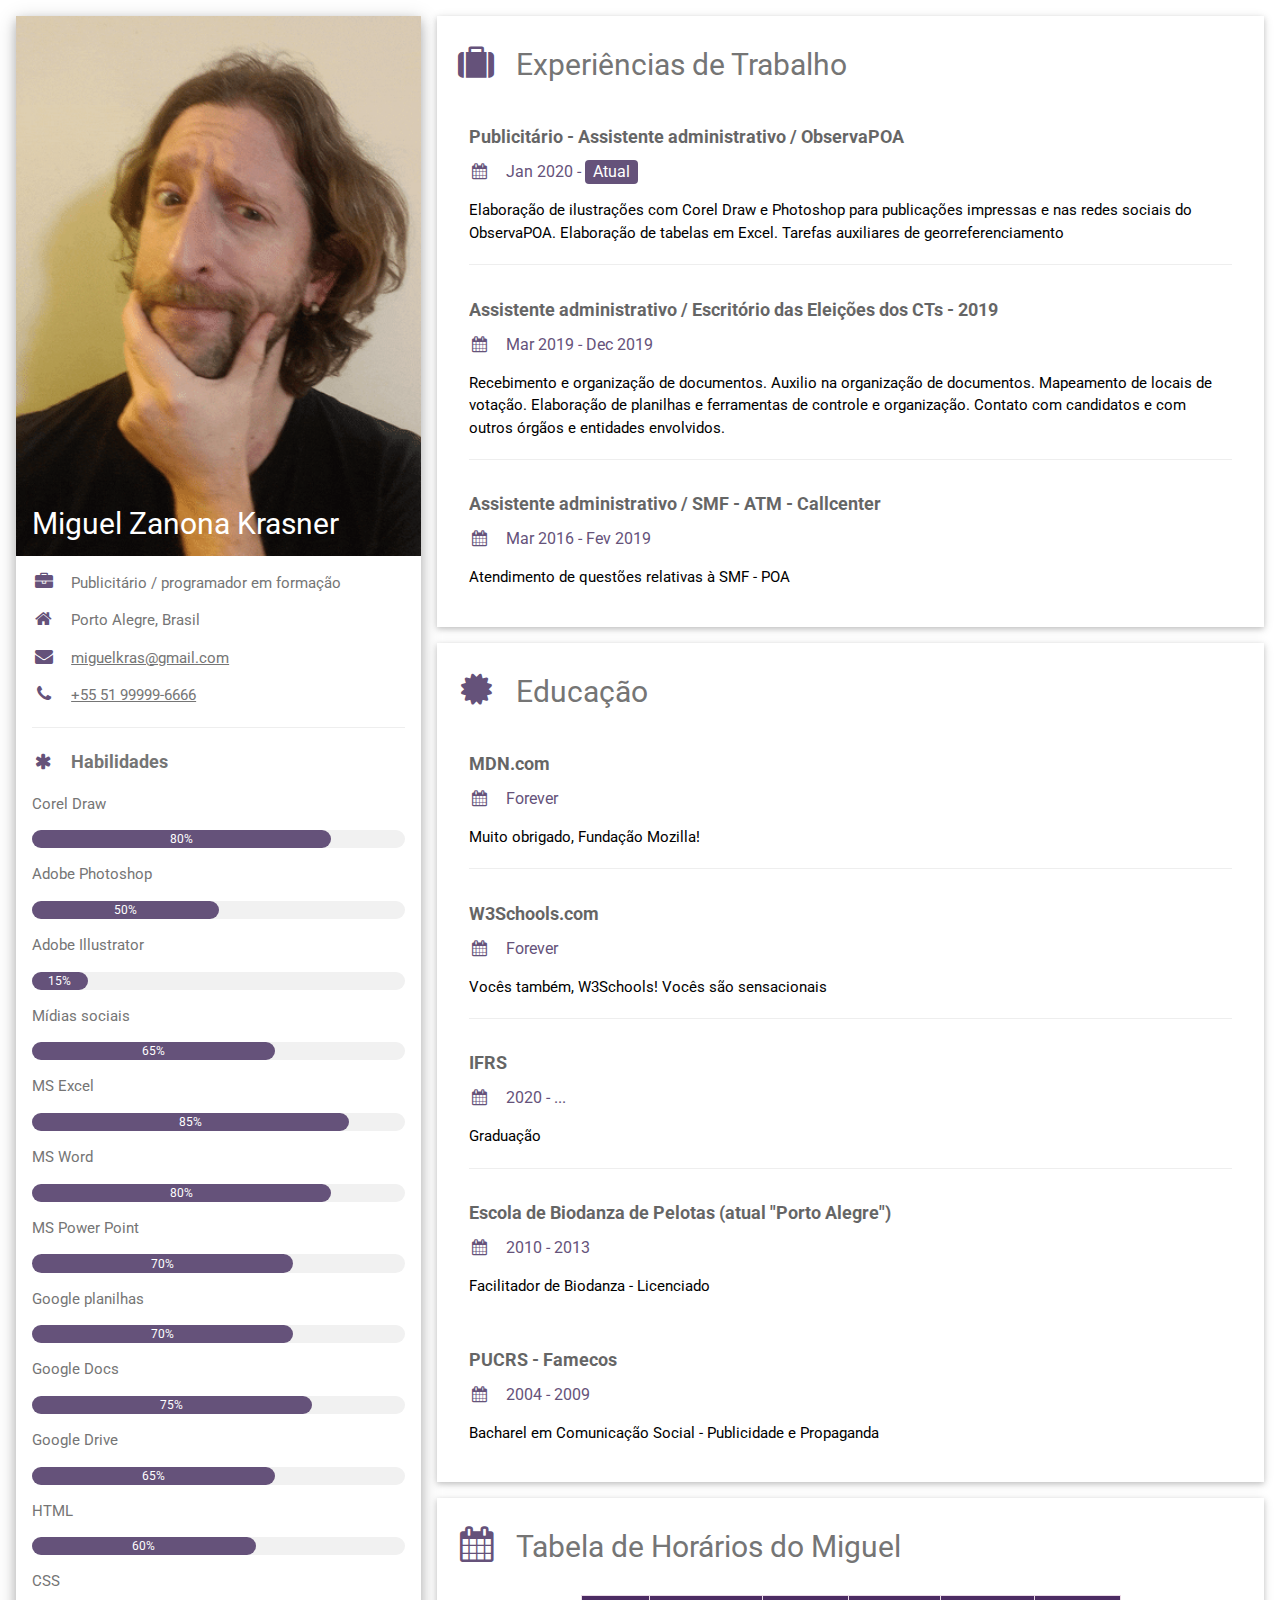
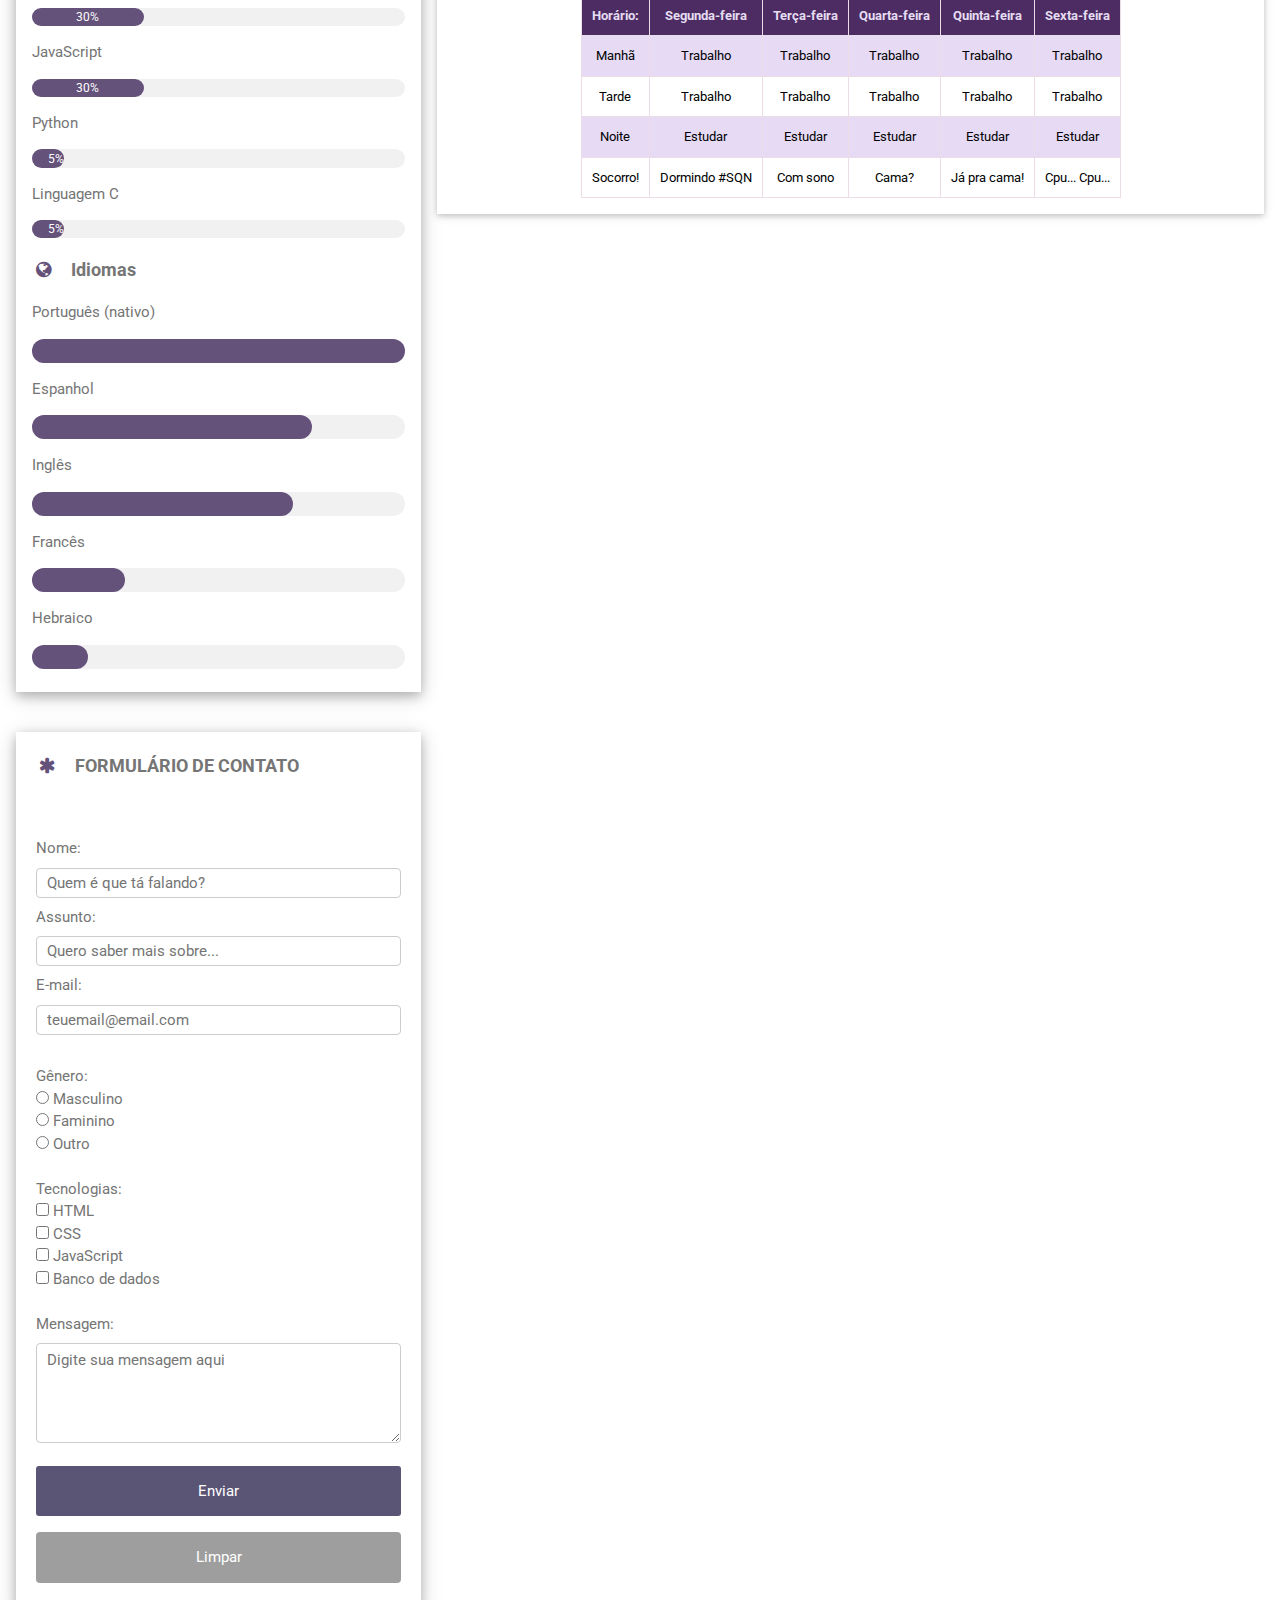
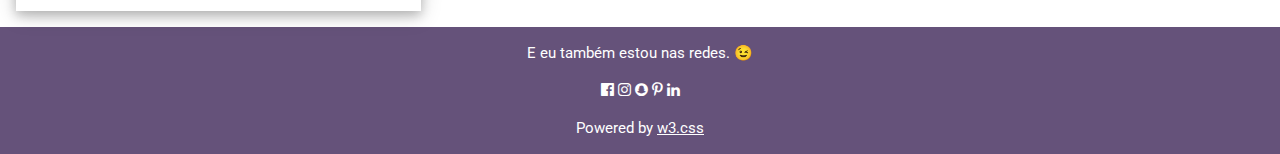
<file: index.html>
<!DOCTYPE html>
<html lang="pt-br">
<title>Dale, MiguÉÉÉÉÉl!</title>
<meta charset="UTF-8">
<meta name="viewport" content="width=device-width, initial-scale=1">
<link rel="stylesheet" href="css/Curriculo3WSchoolazul.css">
<link rel='stylesheet' href='https://fonts.googleapis.com/css?family=Roboto'>
<link rel="stylesheet" href="https://cdnjs.cloudflare.com/ajax/libs/font-awesome/4.7.0/css/font-awesome.min.css">
<script src="script/CurriculoMiguel2.js"></script>
<script src="script/validateForm.js"></script>

<!-- Page Container -->
<div class="w3-content w3-margin-top" style="max-width:1400px;">

  <!-- The Grid -->
  <div class="w3-row-padding">
  
    <!-- Left Column -->
    <div class="w3-third">
    
      <div class="w3-white w3-text-grey w3-card-4">
        <div class="w3-display-container">
          <img id="gifMiguel" onclick="changeImage()" src="imagens/Animated GIF-downsized.gif" style="width:100%" alt="Gif animado do Miguel (era pra estar aparecendo aqui)">
          <!-- onclick="changeName()" - Retirado na tentativa de conserto -->
          <div class="w3-display-bottomleft w3-container w3-text-black">
            <h2 id="NomeNaImagem">Miguel Zanona Krasner</h2>
          </div>
        </div>
        <div class="w3-container">
          <p><i class="fa fa-briefcase fa-fw w3-margin-right w3-large w3-text-teal"></i>Publicitário / programador em formação</p>
          <p><i class="fa fa-home fa-fw w3-margin-right w3-large w3-text-teal"></i>Porto Alegre, Brasil</p>
          <p><i class="fa fa-envelope fa-fw w3-margin-right w3-large w3-text-teal"></i><a href="mailto:miguelkras@gmail.com">miguelkras@gmail.com</a></p>
          <p><i class="fa fa-phone fa-fw w3-margin-right w3-large w3-text-teal"></i><a href="tel:+55(51)99999.6666">+55 51 99999-6666</a></p>
          <hr>

          <p class="w3-large"><b><i class="fa fa-asterisk fa-fw w3-margin-right w3-text-teal"></i>Habilidades</b></p>
          <p>Corel Draw</p>
          <div class="w3-light-grey w3-round-xlarge w3-small">
            <div class="w3-container w3-center w3-round-xlarge w3-teal" style="width:80%">
              <div class="w3-center w3-text-white">80%</div>
			</div>
          </div>
		  
		  <p>Adobe Photoshop</p>
          <div class="w3-light-grey w3-round-xlarge w3-small">
            <div class="w3-container w3-center w3-round-xlarge w3-teal" style="width:50%">50%</div>
          </div>
          
          <p>Adobe Illustrator</p>
          <div class="w3-light-grey w3-round-xlarge w3-small">
            <div class="w3-container w3-center w3-round-xlarge w3-teal" style="width:15%">15%</div>
          </div>
          
          <p>Mídias sociais</p>
          <div class="w3-light-grey w3-round-xlarge w3-small">
            <div class="w3-container w3-center w3-round-xlarge w3-teal" style="width:65%">65%</div>
          </div>
          
          <p>MS Excel</p>
          <div class="w3-light-grey w3-round-xlarge w3-small">
            <div class="w3-container w3-center w3-round-xlarge w3-teal" style="width:85%">85%</div>
          </div>
          
          <p>MS Word</p>
          <div class="w3-light-grey w3-round-xlarge w3-small">
            <div class="w3-container w3-center w3-round-xlarge w3-teal" style="width:80%">80%</div>
          </div>
          
          <p>MS Power Point</p>
          <div class="w3-light-grey w3-round-xlarge w3-small">
            <div class="w3-container w3-center w3-round-xlarge w3-teal" style="width:70%">70%</div>
          </div>
          
          <p>Google planilhas</p>
          <div class="w3-light-grey w3-round-xlarge w3-small">
            <div class="w3-container w3-center w3-round-xlarge w3-teal" style="width:70%">70%</div>
          </div>
          
          <p>Google Docs</p>
          <div class="w3-light-grey w3-round-xlarge w3-small">
            <div class="w3-container w3-center w3-round-xlarge w3-teal" style="width:75%">75%</div>
          </div>
          
          <p>Google Drive</p>
          <div class="w3-light-grey w3-round-xlarge w3-small">
            <div class="w3-container w3-center w3-round-xlarge w3-teal" style="width:65%">65%</div>
          </div>
          
          <p>HTML</p>
          <div class="w3-light-grey w3-round-xlarge w3-small">
            <div class="w3-container w3-center w3-round-xlarge w3-teal" style="width:60%">60%</div>
          </div>
          
          <p>CSS</p>
          <div class="w3-light-grey w3-round-xlarge w3-small">
            <div class="w3-container w3-center w3-round-xlarge w3-teal" style="width:30%">30%</div>
          </div>
          
          <p>JavaScript</p>
          <div class="w3-light-grey w3-round-xlarge w3-small">
            <div class="w3-container w3-center w3-round-xlarge w3-teal" style="width:30%">30%</div>
          </div>
          
          <p>Python</p>
          <div class="w3-light-grey w3-round-xlarge w3-small">
            <div class="w3-container w3-center w3-round-xlarge w3-teal" style="width:5%">5%</div>
          </div>
          
          <p>Linguagem C</p>
          <div class="w3-light-grey w3-round-xlarge w3-small">
            <div class="w3-container w3-center w3-round-xlarge w3-teal" style="width:5%">5%</div>
          </div>
            
          <p class="w3-large w3-text-theme"><b><i class="fa fa-globe fa-fw w3-margin-right w3-text-teal"></i>Idiomas</b></p>
          <p>Português (nativo)</p>
          <div class="w3-light-grey w3-round-xlarge">
            <div class="w3-round-xlarge w3-teal" style="height:24px;width:100%"></div>
          </div>
		  <p>Espanhol</p>
          <div class="w3-light-grey w3-round-xlarge">
            <div class="w3-round-xlarge w3-teal" style="height:24px;width:75%"></div>
          </div>
		  <p>Inglês</p>
          <div class="w3-light-grey w3-round-xlarge">
            <div class="w3-round-xlarge w3-teal" style="height:24px;width:70%"></div>
          </div>
          <p>Francês</p>
          <div class="w3-light-grey w3-round-xlarge">
            <div class="w3-round-xlarge w3-teal" style="height:24px;width:25%"></div>
          </div>
          <p>Hebraico</p>
          <div class="w3-light-grey w3-round-xlarge">
            <div class="w3-round-xlarge w3-teal" style="height:24px;width:15%"></div>
          </div>
          <br>
        </div>
      </div><br>

    
      <div class="w3-white w3-text-grey w3-card-4">
        <p class="w3-large formulario"><b><i class="fa fa-asterisk fa-fw w3-margin-right w3-text-teal"></i>FORMULÁRIO DE CONTATO</b></p>
            <!--div -->
            <form class="formulario" name="myForm" action="/action_page.php" onsubmit="return validateForm()" method="post">
                    <label for="fname">Nome:</label><br>
                    <input class="formulario" type="text" id="fname" name="fname" placeholder="Quem é que tá falando?" title="Esse textinho engraçadinho some quando começa a escrever." maxlength="50" minlength="5"><br>
                    <label for="fsubject">Assunto:</label><br>
                    <input class="formulario" type="text" id="fsubject" name="fsubject" placeholder="Quero saber mais sobre..." title="Sim... Aqui também vai sumir o textinho cinza. Pode escrever."><br>
                    <label for="femail">E-mail:</label><br>
                    <input class="formulario" type="email" id="femail" name="femail" placeholder="teuemail@email.com" title="Pode colocar o e-mail que não vou guardar ele nem mandar propaganda depois"><br>
                    
                    <br>Gênero:<br>
                    <input type="radio" id="male" name="gender" value="male">
                    <label for="male">Masculino</label><br>
                    <input type="radio" id="female" name="gender" value="female">
                    <label for="female">Faminino</label><br>
                    <input type="radio" id="other" name="gender" value="other" required>
                    <label for="other">Outro</label><br>
                    
                    <br>Tecnologias:<br>
                    <input type="checkbox" id="techhtml" name="techhtml" value="techhtml">
                    <label for="techhtml"> HTML</label><br>
                    <input type="checkbox" id="techcss" name="techcss" value="techcss">
                    <label for="techcss"> CSS </label><br>
                    <input type="checkbox" id="techjs" name="techjs" value="techjs">
                    <label for="techjs"> JavaScript</label><br>
                    <input type="checkbox" id="techdatabase" name="techdatabase" value="techdatabase">
                    <label for="techdatabase"> Banco de dados</label><br>
                    
                    <br>Mensagem:<br>
                    <textarea class="formulario" name="message" style="height:100px;width:100%" placeholder="Digite sua mensagem aqui"></textarea>
                    
                    <br><input class="formulario" type="submit" value="Enviar">
                    <input class="formulario" type="reset" value="Limpar"><br>
                </form>
            <!--/div-->
        </div>
    <!-- End Left Column -->
    </div>

    <!-- Right Column -->
    <div class="w3-twothird">
    
      <div class="w3-container w3-card w3-white w3-margin-bottom">
        <h2 class="w3-text-grey w3-padding-16"><i class="fa fa-suitcase fa-fw w3-margin-right w3-xxlarge w3-text-teal"></i>Experiências de Trabalho</h2>
        <div class="w3-container">
          <h5 class="w3-opacity"><b>Publicitário - Assistente administrativo / ObservaPOA</b></h5>
          <h6 class="w3-text-teal"><i class="fa fa-calendar fa-fw w3-margin-right"></i>Jan 2020 - <span class="w3-tag w3-teal w3-round">Atual</span></h6>
          <p>Elaboração de ilustrações com Corel Draw e Photoshop para publicações impressas e nas redes sociais do ObservaPOA. Elaboração de tabelas em Excel. Tarefas auxiliares de georreferenciamento</p>
          <hr>
        </div>
        <div class="w3-container">
          <h5 class="w3-opacity"><b>Assistente administrativo / Escritório das Eleições dos CTs - 2019</b></h5>
          <h6 class="w3-text-teal"><i class="fa fa-calendar fa-fw w3-margin-right"></i>Mar 2019 - Dec 2019</h6>
          <p>Recebimento e organização de documentos. Auxilio na organização de documentos. Mapeamento de locais de votação. Elaboração de planilhas e ferramentas de controle e organização. Contato com candidatos e com outros órgãos e entidades envolvidos.</p>
          <hr>
        </div>
        <div class="w3-container">
          <h5 class="w3-opacity"><b>Assistente administrativo / SMF - ATM - Callcenter</b></h5>
          <h6 class="w3-text-teal"><i class="fa fa-calendar fa-fw w3-margin-right"></i>Mar 2016 - Fev 2019</h6>
          <p>Atendimento de questões relativas à SMF - POA</p><br>
        </div>
      </div>

      <div class="w3-container w3-card w3-white w3-margin-bottom">
        <h2 class="w3-text-grey w3-padding-16"><i class="fa fa-certificate fa-fw w3-margin-right w3-xxlarge w3-text-teal"></i>Educação</h2>
        <div class="w3-container">
          <h5 class="w3-opacity"><b>MDN.com</b></h5>
          <h6 class="w3-text-teal"><i class="fa fa-calendar fa-fw w3-margin-right"></i>Forever</h6>
          <p>Muito obrigado, Fundação Mozilla!</p>
          <hr>
        </div>
        <div class="w3-container">
          <h5 class="w3-opacity"><b>W3Schools.com</b></h5>
          <h6 class="w3-text-teal"><i class="fa fa-calendar fa-fw w3-margin-right"></i>Forever</h6>
          <p>Vocês também, W3Schools! Vocês são sensacionais</p>
          <hr>
        </div>
        <div class="w3-container">
          <h5 class="w3-opacity"><b>IFRS</b></h5>
          <h6 class="w3-text-teal"><i class="fa fa-calendar fa-fw w3-margin-right"></i>2020 - ...</h6>
          <p>Graduação</p>
          <hr>
        </div>
        <div class="w3-container">
          <h5 class="w3-opacity"><b>Escola de Biodanza de Pelotas (atual "Porto Alegre")</b></h5>
          <h6 class="w3-text-teal"><i class="fa fa-calendar fa-fw w3-margin-right"></i>2010 - 2013</h6>
          <p>Facilitador de Biodanza - Licenciado</p><br>
        </div>
        <div class="w3-container">
          <h5 class="w3-opacity"><b>PUCRS - Famecos</b></h5>
          <h6 class="w3-text-teal"><i class="fa fa-calendar fa-fw w3-margin-right"></i>2004 - 2009</h6>
          <p>Bacharel em Comunicação Social - Publicidade e Propaganda</p><br>
        </div>
      </div>

      <!-- Início Tabela -->
      <div class="w3-container w3-card w3-white" style="overflow-x:auto">
        <h2 class="w3-text-grey w3-padding-16"><i class="fa fa-calendar fa-fw w3-margin-right w3-xxlarge w3-text-teal"></i>Tabela de Horários do Miguel</h2>

        <table class="horarios">            
            <tr class="horarios">
                <th class="horarios">Horário:</th>
                <th class="horarios">Segunda-feira</th>
                <th class="horarios">Terça-feira</th>
                <th class="horarios">Quarta-feira</th>
                <th class="horarios">Quinta-feira</th>
                <th class="horarios">Sexta-feira</th>
            </tr>
            <tr class="horarios"><td>Manhã</td><td>Trabalho</td><td>Trabalho</td><td>Trabalho</td><td>Trabalho</td><td>Trabalho</td></tr>
            <tr class="horarios"><td>Tarde</td><td>Trabalho</td><td>Trabalho</td><td>Trabalho</td><td>Trabalho</td><td>Trabalho</td></tr>
            <tr class="horarios"><td>Noite</td><td>Estudar</td><td>Estudar</td><td>Estudar</td><td>Estudar</td><td>Estudar</td></tr>
            <tr class="horarios"><td>Socorro!</td><td>Dormindo #SQN</td><td>Com sono</td><td>Cama?</td><td>Já pra cama!</td><td>Cpu... Cpu...</td></tr>
        </table>

      <!-- Fim da Tabela -->
      </div>

    <!-- End Right Column -->
    </div>
    
  <!-- End Grid -->
  </div>
  
  <!-- End Page Container -->
</div>

<footer class="w3-container w3-teal w3-center w3-margin-top">
  <p>E eu também estou nas redes. 😉</p>
  <a href="https://facebook.com/observapoa" target="_blank"><i class="fa fa-facebook-official w3-hover-opacity"></i></a>
  <a href="https://instagram.com/obspoa" target="_blank"><i class="fa fa-instagram w3-hover-opacity"></i></a>
  <i class="fa fa-snapchat w3-hover-opacity"></i>
  <i class="fa fa-pinterest-p w3-hover-opacity"></i>
  <!-- <a href="https://twitter.com/observa_poa" target="_blank"><i class="fa fa-twitter w3-hover-opacity"></i></a> -->
  <i class="fa fa-linkedin w3-hover-opacity"></i>
  <p>Powered by <a href="https://www.w3schools.com/w3css/default.asp" target="_blank">w3.css</a></p>
</footer>

</body>
</html>
</file>
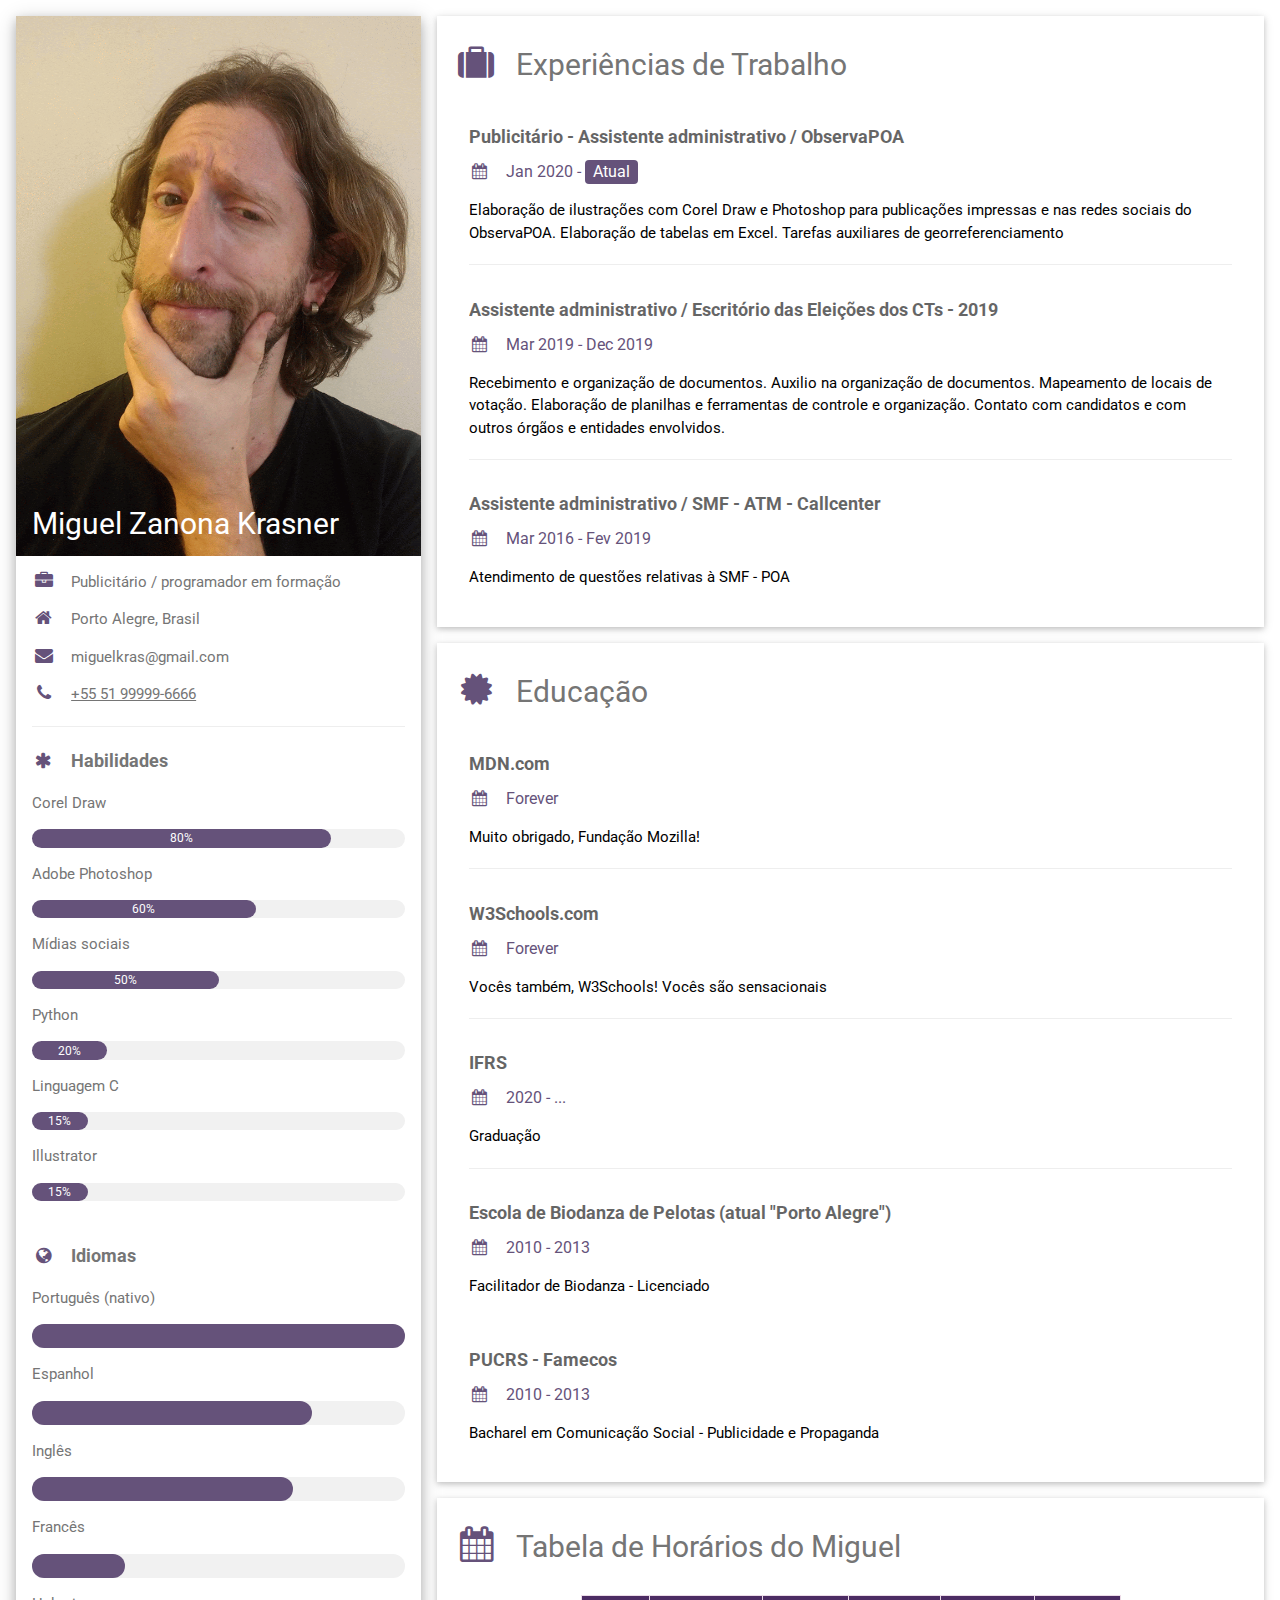
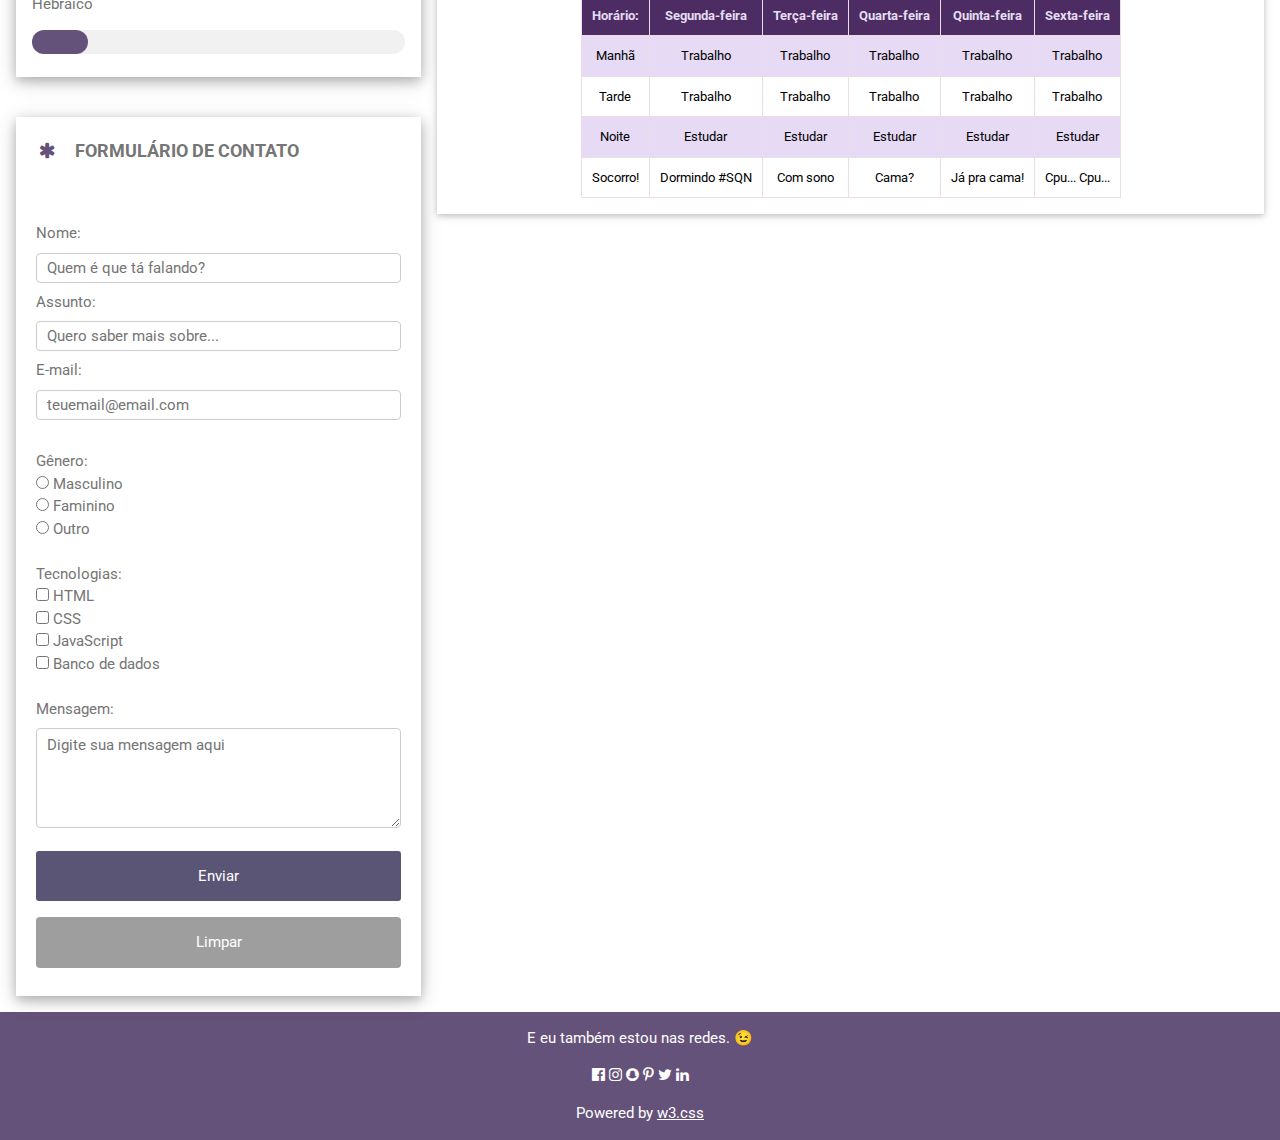
<file: CurriculoMiguel3.html>
<!DOCTYPE html>
<html lang="pt-br">
<title>Dale, MiguÉÉÉÉÉl!</title>
<meta charset="UTF-8">
<meta name="viewport" content="width=device-width, initial-scale=1">
<link rel="stylesheet" href="css/Curriculo3WSchoolazul.css">
<link rel='stylesheet' href='https://fonts.googleapis.com/css?family=Roboto'>
<link rel="stylesheet" href="https://cdnjs.cloudflare.com/ajax/libs/font-awesome/4.7.0/css/font-awesome.min.css">
<script src="script/CurriculoMiguel2.js"></script>
<script src="script/validateForm.js"></script>


<!-- Page Container -->
<div class="w3-content w3-margin-top" style="max-width:1400px;">

  <!-- The Grid -->
  <div class="w3-row-padding">
  
    <!-- Left Column -->
    <div class="w3-third">
    
      <div class="w3-white w3-text-grey w3-card-4">
        <div class="w3-display-container">
          <img id="gifMiguel" onclick="changeImage()" src="imagens/Miguel_set_2020.gif" style="width:100%" alt="Gif animado do Miguel (era pra estar aparecendo aqui)">
          <!-- onclick="changeName()" - Retirado da linha de cima para teste -->
          <div class="w3-display-bottomleft w3-container w3-text-black">
            <h2 id="NomeNaImagem">Miguel Zanona Krasner</h2>
          </div>
        </div>
        <div class="w3-container">
          <p><i class="fa fa-briefcase fa-fw w3-margin-right w3-large w3-text-teal"></i>Publicitário / programador em formação</p>
          <p><i class="fa fa-home fa-fw w3-margin-right w3-large w3-text-teal"></i>Porto Alegre, Brasil</p>
          <p><i class="fa fa-envelope fa-fw w3-margin-right w3-large w3-text-teal"></i>miguelkras@gmail.com</p>
          <p><i class="fa fa-phone fa-fw w3-margin-right w3-large w3-text-teal"></i><a href="tel:+55(51)99999.6666">+55 51 99999-6666</a></p>
          <hr>

          <p class="w3-large"><b><i class="fa fa-asterisk fa-fw w3-margin-right w3-text-teal"></i>Habilidades</b></p>
          <p>Corel Draw</p>
          <div class="w3-light-grey w3-round-xlarge w3-small">
            <div class="w3-container w3-center w3-round-xlarge w3-teal" style="width:80%">
              <div class="w3-center w3-text-white">80%</div>
			</div>
          </div>
		  
		  <p>Adobe Photoshop</p>
          <div class="w3-light-grey w3-round-xlarge w3-small">
            <div class="w3-container w3-center w3-round-xlarge w3-teal" style="width:60%">60%</div>
          </div>
		  
		  <p>Mídias sociais</p>
          <div class="w3-light-grey w3-round-xlarge w3-small">
            <div class="w3-container w3-center w3-round-xlarge w3-teal" style="width:50%">50%</div>
          </div>
		  
          <p>Python</p>
              <div class="w3-light-grey w3-round-xlarge w3-small">
                <div class="w3-container w3-center w3-round-xlarge w3-teal" style="width:20%">20%</div>
              </div>
  
          <p>Linguagem C</p>
              <div class="w3-light-grey w3-round-xlarge w3-small">
                <div class="w3-container w3-center w3-round-xlarge w3-teal" style="width:15%">15%</div>
              </div>
          
          <p>Illustrator</p>
          <div class="w3-light-grey w3-round-xlarge w3-small">
            <div class="w3-container w3-center w3-round-xlarge w3-teal" style="width:15%">15%</div>
          </div>
          <br>

          <p class="w3-large w3-text-theme"><b><i class="fa fa-globe fa-fw w3-margin-right w3-text-teal"></i>Idiomas</b></p>
          <p>Português (nativo)</p>
          <div class="w3-light-grey w3-round-xlarge">
            <div class="w3-round-xlarge w3-teal" style="height:24px;width:100%"></div>
          </div>
		  <p>Espanhol</p>
          <div class="w3-light-grey w3-round-xlarge">
            <div class="w3-round-xlarge w3-teal" style="height:24px;width:75%"></div>
          </div>
		  <p>Inglês</p>
          <div class="w3-light-grey w3-round-xlarge">
            <div class="w3-round-xlarge w3-teal" style="height:24px;width:70%"></div>
          </div>
          <p>Francês</p>
          <div class="w3-light-grey w3-round-xlarge">
            <div class="w3-round-xlarge w3-teal" style="height:24px;width:25%"></div>
          </div>
          <p>Hebraico</p>
          <div class="w3-light-grey w3-round-xlarge">
            <div class="w3-round-xlarge w3-teal" style="height:24px;width:15%"></div>
          </div>
          <br>
        </div>
      </div><br>

    
      <div class="w3-white w3-text-grey w3-card-4">
        <p class="w3-large formulario"><b><i class="fa fa-asterisk fa-fw w3-margin-right w3-text-teal"></i>FORMULÁRIO DE CONTATO</b></p>
            <!--div -->
            <form class="formulario" name="myForm" action="/action_page.php" onsubmit="return validateForm()" method="post">
                    <label for="fname">Nome:</label><br>
                    <input class="formulario" type="text" id="fname" name="fname" placeholder="Quem é que tá falando?" title="Esse textinho engraçadinho some quando começa a escrever." maxlength="50" minlength="5"><br>
                    <label for="fsubject">Assunto:</label><br>
                    <input class="formulario" type="text" id="fsubject" name="fsubject" placeholder="Quero saber mais sobre..." title="Sim... Aqui também vai sumir o textinho cinza. Pode escrever."><br>
                    <label for="femail">E-mail:</label><br>
                    <input class="formulario" type="email" id="femail" name="femail" placeholder="teuemail@email.com" title="Pode colocar o e-mail que não vou guardar ele nem mandar propaganda depois"><br>
                    
                    <br>Gênero:<br>
                    <input type="radio" id="male" name="gender" value="male">
                    <label for="male">Masculino</label><br>
                    <input type="radio" id="female" name="gender" value="female">
                    <label for="female">Faminino</label><br>
                    <input type="radio" id="other" name="gender" value="other" required>
                    <label for="other">Outro</label><br>
                    
                    <br>Tecnologias:<br>
                    <input type="checkbox" id="techhtml" name="techhtml" value="techhtml">
                    <label for="techhtml"> HTML</label><br>
                    <input type="checkbox" id="techcss" name="techcss" value="techcss">
                    <label for="techcss"> CSS </label><br>
                    <input type="checkbox" id="techjs" name="techjs" value="techjs">
                    <label for="techjs"> JavaScript</label><br>
                    <input type="checkbox" id="techdatabase" name="techdatabase" value="techdatabase">
                    <label for="techdatabase"> Banco de dados</label><br>
                    
                    <br>Mensagem:<br>
                    <textarea class="formulario" name="message" style="height:100px;width:100%" placeholder="Digite sua mensagem aqui"></textarea>
                    
                    <br><input class="formulario" type="submit" value="Enviar">
                    <input class="formulario" type="reset" value="Limpar"><br>
                </form>
            <!--/div-->
        </div>
    <!-- End Left Column -->
    </div>

    <!-- Right Column -->
    <div class="w3-twothird">
    
      <div class="w3-container w3-card w3-white w3-margin-bottom">
        <h2 class="w3-text-grey w3-padding-16"><i class="fa fa-suitcase fa-fw w3-margin-right w3-xxlarge w3-text-teal"></i>Experiências de Trabalho</h2>
        <div class="w3-container">
          <h5 class="w3-opacity"><b>Publicitário - Assistente administrativo / ObservaPOA</b></h5>
          <h6 class="w3-text-teal"><i class="fa fa-calendar fa-fw w3-margin-right"></i>Jan 2020 - <span class="w3-tag w3-teal w3-round">Atual</span></h6>
          <p>Elaboração de ilustrações com Corel Draw e Photoshop para publicações impressas e nas redes sociais do ObservaPOA. Elaboração de tabelas em Excel. Tarefas auxiliares de georreferenciamento</p>
          <hr>
        </div>
        <div class="w3-container">
          <h5 class="w3-opacity"><b>Assistente administrativo / Escritório das Eleições dos CTs - 2019</b></h5>
          <h6 class="w3-text-teal"><i class="fa fa-calendar fa-fw w3-margin-right"></i>Mar 2019 - Dec 2019</h6>
          <p>Recebimento e organização de documentos. Auxilio na organização de documentos. Mapeamento de locais de votação. Elaboração de planilhas e ferramentas de controle e organização. Contato com candidatos e com outros órgãos e entidades envolvidos.</p>
          <hr>
        </div>
        <div class="w3-container">
          <h5 class="w3-opacity"><b>Assistente administrativo / SMF - ATM - Callcenter</b></h5>
          <h6 class="w3-text-teal"><i class="fa fa-calendar fa-fw w3-margin-right"></i>Mar 2016 - Fev 2019</h6>
          <p>Atendimento de questões relativas à SMF - POA</p><br>
        </div>
      </div>

      <div class="w3-container w3-card w3-white w3-margin-bottom">
        <h2 class="w3-text-grey w3-padding-16"><i class="fa fa-certificate fa-fw w3-margin-right w3-xxlarge w3-text-teal"></i>Educação</h2>
        <div class="w3-container">
          <h5 class="w3-opacity"><b>MDN.com</b></h5>
          <h6 class="w3-text-teal"><i class="fa fa-calendar fa-fw w3-margin-right"></i>Forever</h6>
          <p>Muito obrigado, Fundação Mozilla!</p>
          <hr>
        </div>
        <div class="w3-container">
          <h5 class="w3-opacity"><b>W3Schools.com</b></h5>
          <h6 class="w3-text-teal"><i class="fa fa-calendar fa-fw w3-margin-right"></i>Forever</h6>
          <p>Vocês também, W3Schools! Vocês são sensacionais</p>
          <hr>
        </div>
        <div class="w3-container">
          <h5 class="w3-opacity"><b>IFRS</b></h5>
          <h6 class="w3-text-teal"><i class="fa fa-calendar fa-fw w3-margin-right"></i>2020 - ...</h6>
          <p>Graduação</p>
          <hr>
        </div>
        <div class="w3-container">
          <h5 class="w3-opacity"><b>Escola de Biodanza de Pelotas (atual "Porto Alegre")</b></h5>
          <h6 class="w3-text-teal"><i class="fa fa-calendar fa-fw w3-margin-right"></i>2010 - 2013</h6>
          <p>Facilitador de Biodanza - Licenciado</p><br>
        </div>
        <div class="w3-container">
          <h5 class="w3-opacity"><b>PUCRS - Famecos</b></h5>
          <h6 class="w3-text-teal"><i class="fa fa-calendar fa-fw w3-margin-right"></i>2010 - 2013</h6>
          <p>Bacharel em Comunicação Social - Publicidade e Propaganda</p><br>
        </div>
      </div>

      <!-- Início Tabela -->
      <div class="w3-container w3-card w3-white" style="overflow-x:auto">
        <h2 class="w3-text-grey w3-padding-16"><i class="fa fa-calendar fa-fw w3-margin-right w3-xxlarge w3-text-teal"></i>Tabela de Horários do Miguel</h2>

        <table class="horarios">            
            <tr class="horarios">
                <th class="horarios">Horário:</th>
                <th class="horarios">Segunda-feira</th>
                <th class="horarios">Terça-feira</th>
                <th class="horarios">Quarta-feira</th>
                <th class="horarios">Quinta-feira</th>
                <th class="horarios">Sexta-feira</th>
            </tr>
            <tr class="horarios"><td>Manhã</td><td>Trabalho</td><td>Trabalho</td><td>Trabalho</td><td>Trabalho</td><td>Trabalho</td></tr>
            <tr class="horarios"><td>Tarde</td><td>Trabalho</td><td>Trabalho</td><td>Trabalho</td><td>Trabalho</td><td>Trabalho</td></tr>
            <tr class="horarios"><td>Noite</td><td>Estudar</td><td>Estudar</td><td>Estudar</td><td>Estudar</td><td>Estudar</td></tr>
            <tr class="horarios"><td>Socorro!</td><td>Dormindo #SQN</td><td>Com sono</td><td>Cama?</td><td>Já pra cama!</td><td>Cpu... Cpu...</td></tr>
        </table>

      <!-- Fim da Tabela -->
      </div>

    <!-- End Right Column -->
    </div>
    
  <!-- End Grid -->
  </div>
  
  <!-- End Page Container -->
</div>

<footer class="w3-container w3-teal w3-center w3-margin-top">
  <p>E eu também estou nas redes. 😉</p>
  <a href="https://facebook.com/observapoa" target="_blank"><i class="fa fa-facebook-official w3-hover-opacity"></i></a>
  <a href="https://instagram.com/obspoa" target="_blank"><i class="fa fa-instagram w3-hover-opacity"></i></a>
  <i class="fa fa-snapchat w3-hover-opacity"></i>
  <i class="fa fa-pinterest-p w3-hover-opacity"></i>
  <a href="https://twitter.com/observa_poa" target="_blank"><i class="fa fa-twitter w3-hover-opacity"></i></a>
  <i class="fa fa-linkedin w3-hover-opacity"></i>
  <p>Powered by <a href="https://www.w3schools.com/w3css/default.asp" target="_blank">w3.css</a></p>
</footer>

</body>
</html>
</file>
<file: css/Curriculo3WSchoolazul.css>
/* W3.CSS 4.13 June 2019 by Jan Egil and Borge Refsnes */
html{box-sizing:border-box}*,*:before,*:after{box-sizing:inherit}
/* Extract from normalize.css by Nicolas Gallagher and Jonathan Neal git.io/normalize */
html{-ms-text-size-adjust:100%;-webkit-text-size-adjust:100%}body{margin:0}
article,aside,details,figcaption,figure,footer,header,main,menu,nav,section{display:block}summary{display:list-item}
audio,canvas,progress,video{display:inline-block}progress{vertical-align:baseline}
audio:not([controls]){display:none;height:0}[hidden],template{display:none}
a{background-color:transparent}a:active,a:hover{outline-width:0}
abbr[title]{border-bottom:none;text-decoration:underline;text-decoration:underline dotted}
b,strong{font-weight:bolder}dfn{font-style:italic}mark{background:#ff0;color:#000}
small{font-size:80%}sub,sup{font-size:75%;line-height:0;position:relative;vertical-align:baseline}
sub{bottom:-0.25em}sup{top:-0.5em}figure{margin:1em 40px}img{border-style:none}
code,kbd,pre,samp{font-family:monospace,monospace;font-size:1em}hr{box-sizing:content-box;height:0;overflow:visible}
button,input,select,textarea,optgroup{font:inherit;margin:0}optgroup{font-weight:bold}
button,input{overflow:visible}button,select{text-transform:none}
button,[type=button],[type=reset],[type=submit]{-webkit-appearance:button}
button::-moz-focus-inner,[type=button]::-moz-focus-inner,[type=reset]::-moz-focus-inner,[type=submit]::-moz-focus-inner{border-style:none;padding:0}
button:-moz-focusring,[type=button]:-moz-focusring,[type=reset]:-moz-focusring,[type=submit]:-moz-focusring{outline:1px dotted ButtonText}
fieldset{border:1px solid #c0c0c0;margin:0 2px;padding:.35em .625em .75em}
legend{color:inherit;display:table;max-width:100%;padding:0;white-space:normal}textarea{overflow:auto}
[type=checkbox],[type=radio]{padding:0}
[type=number]::-webkit-inner-spin-button,[type=number]::-webkit-outer-spin-button{height:auto}
[type=search]{-webkit-appearance:textfield;outline-offset:-2px}
[type=search]::-webkit-search-decoration{-webkit-appearance:none}
::-webkit-file-upload-button{-webkit-appearance:button;font:inherit}
/* End extract */
html,body{font-family:Verdana,sans-serif;font-size:15px;line-height:1.5}html{overflow-x:hidden}
h1{font-size:36px}h2{font-size:30px}h3{font-size:24px}h4{font-size:20px}h5{font-size:18px}h6{font-size:16px}.w3-serif{font-family:serif}
h1,h2,h3,h4,h5,h6{font-family:"Segoe UI",Arial,sans-serif;font-weight:400;margin:10px 0}.w3-wide{letter-spacing:4px}
hr{border:0;border-top:1px solid #eee;margin:20px 0}
.w3-image{max-width:100%;height:auto}img{vertical-align:middle}a{color:inherit}
.w3-table,.w3-table-all{border-collapse:collapse;border-spacing:0;width:100%;display:table}.w3-table-all{border:1px solid #ccc}
.w3-bordered tr,.w3-table-all tr{border-bottom:1px solid #ddd}.w3-striped tbody tr:nth-child(even){background-color:#f1f1f1}
.w3-table-all tr:nth-child(odd){background-color:#fff}.w3-table-all tr:nth-child(even){background-color:#f1f1f1}
.w3-hoverable tbody tr:hover,.w3-ul.w3-hoverable li:hover{background-color:#ccc}.w3-centered tr th,.w3-centered tr td{text-align:center}
.w3-table td,.w3-table th,.w3-table-all td,.w3-table-all th{padding:8px 8px;display:table-cell;text-align:left;vertical-align:top}
.w3-table th:first-child,.w3-table td:first-child,.w3-table-all th:first-child,.w3-table-all td:first-child{padding-left:16px}
.w3-btn,.w3-button{border:none;display:inline-block;padding:8px 16px;vertical-align:middle;overflow:hidden;text-decoration:none;color:inherit;background-color:inherit;text-align:center;cursor:pointer;white-space:nowrap}
.w3-btn:hover{box-shadow:0 8px 16px 0 rgba(0,0,0,0.2),0 6px 20px 0 rgba(0,0,0,0.19)}
.w3-btn,.w3-button{-webkit-touch-callout:none;-webkit-user-select:none;-khtml-user-select:none;-moz-user-select:none;-ms-user-select:none;user-select:none}   
.w3-disabled,.w3-btn:disabled,.w3-button:disabled{cursor:not-allowed;opacity:0.3}.w3-disabled *,:disabled *{pointer-events:none}
.w3-btn.w3-disabled:hover,.w3-btn:disabled:hover{box-shadow:none}
.w3-badge,.w3-tag{background-color:#000;color:#fff;display:inline-block;padding-left:8px;padding-right:8px;text-align:center}.w3-badge{border-radius:50%}
.w3-ul{list-style-type:none;padding:0;margin:0}.w3-ul li{padding:8px 16px;border-bottom:1px solid #ddd}.w3-ul li:last-child{border-bottom:none}
.w3-tooltip,.w3-display-container{position:relative}.w3-tooltip .w3-text{display:none}.w3-tooltip:hover .w3-text{display:inline-block}
.w3-ripple:active{opacity:0.5}.w3-ripple{transition:opacity 0s}
.w3-input{padding:8px;display:block;border:none;border-bottom:1px solid #ccc;width:100%}
.w3-select{padding:9px 0;width:100%;border:none;border-bottom:1px solid #ccc}
.w3-dropdown-click,.w3-dropdown-hover{position:relative;display:inline-block;cursor:pointer}
.w3-dropdown-hover:hover .w3-dropdown-content{display:block}
.w3-dropdown-hover:first-child,.w3-dropdown-click:hover{background-color:#ccc;color:#000}
.w3-dropdown-hover:hover > .w3-button:first-child,.w3-dropdown-click:hover > .w3-button:first-child{background-color:#ccc;color:#000}
.w3-dropdown-content{cursor:auto;color:#000;background-color:#fff;display:none;position:absolute;min-width:160px;margin:0;padding:0;z-index:1}
.w3-check,.w3-radio{width:24px;height:24px;position:relative;top:6px}
.w3-sidebar{height:100%;width:200px;background-color:#fff;position:fixed!important;z-index:1;overflow:auto}
.w3-bar-block .w3-dropdown-hover,.w3-bar-block .w3-dropdown-click{width:100%}
.w3-bar-block .w3-dropdown-hover .w3-dropdown-content,.w3-bar-block .w3-dropdown-click .w3-dropdown-content{min-width:100%}
.w3-bar-block .w3-dropdown-hover .w3-button,.w3-bar-block .w3-dropdown-click .w3-button{width:100%;text-align:left;padding:8px 16px}
.w3-main,#main{transition:margin-left .4s}
.w3-modal{z-index:3;display:none;padding-top:100px;position:fixed;left:0;top:0;width:100%;height:100%;overflow:auto;background-color:rgb(0,0,0);background-color:rgba(0,0,0,0.4)}
.w3-modal-content{margin:auto;background-color:#fff;position:relative;padding:0;outline:0;width:600px}
.w3-bar{width:100%;overflow:hidden}.w3-center .w3-bar{display:inline-block;width:auto}
.w3-bar .w3-bar-item{padding:8px 16px;float:left;width:auto;border:none;display:block;outline:0}
.w3-bar .w3-dropdown-hover,.w3-bar .w3-dropdown-click{position:static;float:left}
.w3-bar .w3-button{white-space:normal}
.w3-bar-block .w3-bar-item{width:100%;display:block;padding:8px 16px;text-align:left;border:none;white-space:normal;float:none;outline:0}
.w3-bar-block.w3-center .w3-bar-item{text-align:center
}.w3-block{display:block;width:100%}
.w3-responsive{display:block;overflow-x:auto}
.w3-container:after,.w3-container:before,.w3-panel:after,.w3-panel:before,.w3-row:after,.w3-row:before,.w3-row-padding:after,.w3-row-padding:before,
.w3-cell-row:before,.w3-cell-row:after,.w3-clear:after,.w3-clear:before,.w3-bar:before,.w3-bar:after{content:"";display:table;clear:both}
.w3-col,.w3-half,.w3-third,.w3-twothird,.w3-threequarter,.w3-quarter{float:left;width:100%}
.w3-col.s1{width:8.33333%}.w3-col.s2{width:16.66666%}.w3-col.s3{width:24.99999%}.w3-col.s4{width:33.33333%}
.w3-col.s5{width:41.66666%}.w3-col.s6{width:49.99999%}.w3-col.s7{width:58.33333%}.w3-col.s8{width:66.66666%}
.w3-col.s9{width:74.99999%}.w3-col.s10{width:83.33333%}.w3-col.s11{width:91.66666%}.w3-col.s12{width:99.99999%}
@media (min-width:601px){.w3-col.m1{width:8.33333%}.w3-col.m2{width:16.66666%}.w3-col.m3,.w3-quarter{width:24.99999%}.w3-col.m4,.w3-third{width:33.33333%}
.w3-col.m5{width:41.66666%}.w3-col.m6,.w3-half{width:49.99999%}.w3-col.m7{width:58.33333%}.w3-col.m8,.w3-twothird{width:66.66666%}
.w3-col.m9,.w3-threequarter{width:74.99999%}.w3-col.m10{width:83.33333%}.w3-col.m11{width:91.66666%}.w3-col.m12{width:99.99999%}}
@media (min-width:993px){.w3-col.l1{width:8.33333%}.w3-col.l2{width:16.66666%}.w3-col.l3{width:24.99999%}.w3-col.l4{width:33.33333%}
.w3-col.l5{width:41.66666%}.w3-col.l6{width:49.99999%}.w3-col.l7{width:58.33333%}.w3-col.l8{width:66.66666%}
.w3-col.l9{width:74.99999%}.w3-col.l10{width:83.33333%}.w3-col.l11{width:91.66666%}.w3-col.l12{width:99.99999%}}
.w3-rest{overflow:hidden}.w3-stretch{margin-left:-16px;margin-right:-16px}
.w3-content,.w3-auto{margin-left:auto;margin-right:auto}.w3-content{max-width:980px}.w3-auto{max-width:1140px}
.w3-cell-row{display:table;width:100%}.w3-cell{display:table-cell}
.w3-cell-top{vertical-align:top}.w3-cell-middle{vertical-align:middle}.w3-cell-bottom{vertical-align:bottom}
.w3-hide{display:none!important}.w3-show-block,.w3-show{display:block!important}.w3-show-inline-block{display:inline-block!important}
@media (max-width:1205px){.w3-auto{max-width:95%}}
@media (max-width:600px){.w3-modal-content{margin:0 10px;width:auto!important}.w3-modal{padding-top:30px}
.w3-dropdown-hover.w3-mobile .w3-dropdown-content,.w3-dropdown-click.w3-mobile .w3-dropdown-content{position:relative}	
.w3-hide-small{display:none!important}.w3-mobile{display:block;width:100%!important}.w3-bar-item.w3-mobile,.w3-dropdown-hover.w3-mobile,.w3-dropdown-click.w3-mobile{text-align:center}
.w3-dropdown-hover.w3-mobile,.w3-dropdown-hover.w3-mobile .w3-btn,.w3-dropdown-hover.w3-mobile .w3-button,.w3-dropdown-click.w3-mobile,.w3-dropdown-click.w3-mobile .w3-btn,.w3-dropdown-click.w3-mobile .w3-button{width:100%}}
@media (max-width:768px){.w3-modal-content{width:500px}.w3-modal{padding-top:50px}}
@media (min-width:993px){.w3-modal-content{width:900px}.w3-hide-large{display:none!important}.w3-sidebar.w3-collapse{display:block!important}}
@media (max-width:992px) and (min-width:601px){.w3-hide-medium{display:none!important}}
@media (max-width:992px){.w3-sidebar.w3-collapse{display:none}.w3-main{margin-left:0!important;margin-right:0!important}.w3-auto{max-width:100%}}
.w3-top,.w3-bottom{position:fixed;width:100%;z-index:1}.w3-top{top:0}.w3-bottom{bottom:0}
.w3-overlay{position:fixed;display:none;width:100%;height:100%;top:0;left:0;right:0;bottom:0;background-color:rgba(0,0,0,0.5);z-index:2}
.w3-display-topleft{position:absolute;left:0;top:0}.w3-display-topright{position:absolute;right:0;top:0}
.w3-display-bottomleft{position:absolute;left:0;bottom:0}.w3-display-bottomright{position:absolute;right:0;bottom:0}
.w3-display-middle{position:absolute;top:50%;left:50%;transform:translate(-50%,-50%);-ms-transform:translate(-50%,-50%)}
.w3-display-left{position:absolute;top:50%;left:0%;transform:translate(0%,-50%);-ms-transform:translate(-0%,-50%)}
.w3-display-right{position:absolute;top:50%;right:0%;transform:translate(0%,-50%);-ms-transform:translate(0%,-50%)}
.w3-display-topmiddle{position:absolute;left:50%;top:0;transform:translate(-50%,0%);-ms-transform:translate(-50%,0%)}
.w3-display-bottommiddle{position:absolute;left:50%;bottom:0;transform:translate(-50%,0%);-ms-transform:translate(-50%,0%)}
.w3-display-container:hover .w3-display-hover{display:block}.w3-display-container:hover span.w3-display-hover{display:inline-block}.w3-display-hover{display:none}
.w3-display-position{position:absolute}
.w3-circle{border-radius:50%}
.w3-round-small{border-radius:2px}.w3-round,.w3-round-medium{border-radius:4px}.w3-round-large{border-radius:8px}.w3-round-xlarge{border-radius:16px}.w3-round-xxlarge{border-radius:32px}
.w3-row-padding,.w3-row-padding>.w3-half,.w3-row-padding>.w3-third,.w3-row-padding>.w3-twothird,.w3-row-padding>.w3-threequarter,.w3-row-padding>.w3-quarter,.w3-row-padding>.w3-col{padding:0 8px}
.w3-container,.w3-panel{padding:0.01em 16px}.w3-panel{margin-top:16px;margin-bottom:16px}
.w3-code,.w3-codespan{font-family:Consolas,"courier new";font-size:16px}
.w3-code{width:auto;background-color:#fff;padding:8px 12px;border-left:4px solid #4CAF50;word-wrap:break-word}
.w3-codespan{color:crimson;background-color:#f1f1f1;padding-left:4px;padding-right:4px;font-size:110%}
.w3-card,.w3-card-2{box-shadow:0 2px 5px 0 rgba(0,0,0,0.16),0 2px 10px 0 rgba(0,0,0,0.12)}
.w3-card-4,.w3-hover-shadow:hover{box-shadow:0 4px 10px 0 rgba(0,0,0,0.2),0 4px 20px 0 rgba(0,0,0,0.19)}
.w3-spin{animation:w3-spin 2s infinite linear}@keyframes w3-spin{0%{transform:rotate(0deg)}100%{transform:rotate(359deg)}}
.w3-animate-fading{animation:fading 10s infinite}@keyframes fading{0%{opacity:0}50%{opacity:1}100%{opacity:0}}
.w3-animate-opacity{animation:opac 0.8s}@keyframes opac{from{opacity:0} to{opacity:1}}
.w3-animate-top{position:relative;animation:animatetop 0.4s}@keyframes animatetop{from{top:-300px;opacity:0} to{top:0;opacity:1}}
.w3-animate-left{position:relative;animation:animateleft 0.4s}@keyframes animateleft{from{left:-300px;opacity:0} to{left:0;opacity:1}}
.w3-animate-right{position:relative;animation:animateright 0.4s}@keyframes animateright{from{right:-300px;opacity:0} to{right:0;opacity:1}}
.w3-animate-bottom{position:relative;animation:animatebottom 0.4s}@keyframes animatebottom{from{bottom:-300px;opacity:0} to{bottom:0;opacity:1}}
.w3-animate-zoom {animation:animatezoom 0.6s}@keyframes animatezoom{from{transform:scale(0)} to{transform:scale(1)}}
.w3-animate-input{transition:width 0.4s ease-in-out}.w3-animate-input:focus{width:100%!important}
.w3-opacity,.w3-hover-opacity:hover{opacity:0.60}.w3-opacity-off,.w3-hover-opacity-off:hover{opacity:1}
.w3-opacity-max{opacity:0.25}.w3-opacity-min{opacity:0.75}
.w3-greyscale-max,.w3-grayscale-max,.w3-hover-greyscale:hover,.w3-hover-grayscale:hover{filter:grayscale(100%)}
.w3-greyscale,.w3-grayscale{filter:grayscale(75%)}.w3-greyscale-min,.w3-grayscale-min{filter:grayscale(50%)}
.w3-sepia{filter:sepia(75%)}.w3-sepia-max,.w3-hover-sepia:hover{filter:sepia(100%)}.w3-sepia-min{filter:sepia(50%)}
.w3-tiny{font-size:10px!important}.w3-small{font-size:12px!important}.w3-medium{font-size:15px!important}.w3-large{font-size:18px!important}
.w3-xlarge{font-size:24px!important}.w3-xxlarge{font-size:36px!important}.w3-xxxlarge{font-size:48px!important}.w3-jumbo{font-size:64px!important}
.w3-left-align{text-align:left!important}.w3-right-align{text-align:right!important}.w3-justify{text-align:justify!important}.w3-center{text-align:center!important}
.w3-border-0{border:0!important}.w3-border{border:1px solid #ccc!important}
.w3-border-top{border-top:1px solid #ccc!important}.w3-border-bottom{border-bottom:1px solid #ccc!important}
.w3-border-left{border-left:1px solid #ccc!important}.w3-border-right{border-right:1px solid #ccc!important}
.w3-topbar{border-top:6px solid #ccc!important}.w3-bottombar{border-bottom:6px solid #ccc!important}
.w3-leftbar{border-left:6px solid #ccc!important}.w3-rightbar{border-right:6px solid #ccc!important}
.w3-section,.w3-code{margin-top:16px!important;margin-bottom:16px!important}
.w3-margin{margin:16px!important}.w3-margin-top{margin-top:16px!important}.w3-margin-bottom{margin-bottom:16px!important}
.w3-margin-left{margin-left:16px!important}.w3-margin-right{margin-right:16px!important}
.w3-padding-small{padding:4px 8px!important}.w3-padding{padding:8px 16px!important}.w3-padding-large{padding:12px 24px!important}
.w3-padding-16{padding-top:16px!important;padding-bottom:16px!important}.w3-padding-24{padding-top:24px!important;padding-bottom:24px!important}
.w3-padding-32{padding-top:32px!important;padding-bottom:32px!important}.w3-padding-48{padding-top:48px!important;padding-bottom:48px!important}
.w3-padding-64{padding-top:64px!important;padding-bottom:64px!important}
.w3-left{float:left!important}.w3-right{float:right!important}
.w3-button:hover{color:#000!important;background-color:#ccc!important}
.w3-transparent,.w3-hover-none:hover{background-color:transparent!important}
.w3-hover-none:hover{box-shadow:none!important}
/* Colors */
.w3-amber,.w3-hover-amber:hover{color:#000!important;background-color:#ffc107!important}
.w3-aqua,.w3-hover-aqua:hover{color:#000!important;background-color:#00ffff!important}
.w3-blue,.w3-hover-blue:hover{color:#fff!important;background-color:#2196F3!important}
.w3-light-blue,.w3-hover-light-blue:hover{color:#000!important;background-color:#87CEEB!important}
.w3-brown,.w3-hover-brown:hover{color:#fff!important;background-color:#795548!important}
.w3-cyan,.w3-hover-cyan:hover{color:#000!important;background-color:#51b2be!important}
.w3-blue-grey,.w3-hover-blue-grey:hover,.w3-blue-gray,.w3-hover-blue-gray:hover{color:#fff!important;background-color:#607d8b!important}
.w3-green,.w3-hover-green:hover{color:#fff!important;background-color:#4CAF50!important}
.w3-light-green,.w3-hover-light-green:hover{color:#000!important;background-color:#8bc34a!important}
.w3-indigo,.w3-hover-indigo:hover{color:#fff!important;background-color:#3f51b5!important}
.w3-khaki,.w3-hover-khaki:hover{color:#000!important;background-color:#f0e68c!important}
.w3-lime,.w3-hover-lime:hover{color:#000!important;background-color:#cddc39!important}
.w3-orange,.w3-hover-orange:hover{color:#000!important;background-color:#ff9800!important}
.w3-deep-orange,.w3-hover-deep-orange:hover{color:#fff!important;background-color:#ff5722!important}
.w3-pink,.w3-hover-pink:hover{color:#fff!important;background-color:#e91e63!important}
.w3-purple,.w3-hover-purple:hover{color:#fff!important;background-color:#9c27b0!important}
.w3-deep-purple,.w3-hover-deep-purple:hover{color:#fff!important;background-color:#673ab7!important}
.w3-red,.w3-hover-red:hover{color:#fff!important;background-color:#f44336!important}
.w3-sand,.w3-hover-sand:hover{color:#000!important;background-color:#fdf5e6!important}
.w3-teal,.w3-hover-teal:hover{color:#fff!important;background-color:#65527a!important}
.w3-yellow,.w3-hover-yellow:hover{color:#000!important;background-color:#ffeb3b!important}
.w3-white,.w3-hover-white:hover{color:#000!important;background-color:#fff!important}
.w3-black,.w3-hover-black:hover{color:#fff!important;background-color:#000!important}
.w3-grey,.w3-hover-grey:hover,.w3-gray,.w3-hover-gray:hover{color:#000!important;background-color:#9e9e9e!important}
.w3-light-grey,.w3-hover-light-grey:hover,.w3-light-gray,.w3-hover-light-gray:hover{color:#000!important;background-color:#f1f1f1!important}
.w3-dark-grey,.w3-hover-dark-grey:hover,.w3-dark-gray,.w3-hover-dark-gray:hover{color:#fff!important;background-color:#616161!important}
.w3-pale-red,.w3-hover-pale-red:hover{color:#000!important;background-color:#ffdddd!important}
.w3-pale-green,.w3-hover-pale-green:hover{color:#000!important;background-color:#ddffdd!important}
.w3-pale-yellow,.w3-hover-pale-yellow:hover{color:#000!important;background-color:#ffffcc!important}
.w3-pale-blue,.w3-hover-pale-blue:hover{color:#000!important;background-color:#ddffff!important}
.w3-text-amber,.w3-hover-text-amber:hover{color:#ffc107!important}
.w3-text-aqua,.w3-hover-text-aqua:hover{color:#00ffff!important}
.w3-text-blue,.w3-hover-text-blue:hover{color:#2196F3!important}
.w3-text-light-blue,.w3-hover-text-light-blue:hover{color:#87CEEB!important}
.w3-text-brown,.w3-hover-text-brown:hover{color:#795548!important}
.w3-text-cyan,.w3-hover-text-cyan:hover{color:#00bcd4!important}
.w3-text-blue-grey,.w3-hover-text-blue-grey:hover,.w3-text-blue-gray,.w3-hover-text-blue-gray:hover{color:#607d8b!important}
.w3-text-green,.w3-hover-text-green:hover{color:#4CAF50!important}
.w3-text-light-green,.w3-hover-text-light-green:hover{color:#8bc34a!important}
.w3-text-indigo,.w3-hover-text-indigo:hover{color:#3f51b5!important}
.w3-text-khaki,.w3-hover-text-khaki:hover{color:#b4aa50!important}
.w3-text-lime,.w3-hover-text-lime:hover{color:#cddc39!important}
.w3-text-orange,.w3-hover-text-orange:hover{color:#ff9800!important}
.w3-text-deep-orange,.w3-hover-text-deep-orange:hover{color:#ff5722!important}
.w3-text-pink,.w3-hover-text-pink:hover{color:#e91e63!important}
.w3-text-purple,.w3-hover-text-purple:hover{color:#9c27b0!important}
.w3-text-deep-purple,.w3-hover-text-deep-purple:hover{color:#673ab7!important}
.w3-text-red,.w3-hover-text-red:hover{color:#f44336!important}
.w3-text-sand,.w3-hover-text-sand:hover{color:#fdf5e6!important}
.w3-text-teal,.w3-hover-text-teal:hover{color:#65527a!important}
.w3-text-yellow,.w3-hover-text-yellow:hover{color:#d2be0e!important}
.w3-text-white,.w3-hover-text-white:hover{color:#fff!important}
.w3-text-black,.w3-hover-text-black:hover{color:#fff!important}
.w3-text-grey,.w3-hover-text-grey:hover,.w3-text-gray,.w3-hover-text-gray:hover{color:#757575!important}
.w3-text-light-grey,.w3-hover-text-light-grey:hover,.w3-text-light-gray,.w3-hover-text-light-gray:hover{color:#f1f1f1!important}
.w3-text-dark-grey,.w3-hover-text-dark-grey:hover,.w3-text-dark-gray,.w3-hover-text-dark-gray:hover{color:#3a3a3a!important}
.w3-border-amber,.w3-hover-border-amber:hover{border-color:#ffc107!important}
.w3-border-aqua,.w3-hover-border-aqua:hover{border-color:#00ffff!important}
.w3-border-blue,.w3-hover-border-blue:hover{border-color:#2196F3!important}
.w3-border-light-blue,.w3-hover-border-light-blue:hover{border-color:#87CEEB!important}
.w3-border-brown,.w3-hover-border-brown:hover{border-color:#795548!important}
.w3-border-cyan,.w3-hover-border-cyan:hover{border-color:#00bcd4!important}
.w3-border-blue-grey,.w3-hover-border-blue-grey:hover,.w3-border-blue-gray,.w3-hover-border-blue-gray:hover{border-color:#607d8b!important}
.w3-border-green,.w3-hover-border-green:hover{border-color:#4CAF50!important}
.w3-border-light-green,.w3-hover-border-light-green:hover{border-color:#8bc34a!important}
.w3-border-indigo,.w3-hover-border-indigo:hover{border-color:#3f51b5!important}
.w3-border-khaki,.w3-hover-border-khaki:hover{border-color:#f0e68c!important}
.w3-border-lime,.w3-hover-border-lime:hover{border-color:#cddc39!important}
.w3-border-orange,.w3-hover-border-orange:hover{border-color:#ff9800!important}
.w3-border-deep-orange,.w3-hover-border-deep-orange:hover{border-color:#ff5722!important}
.w3-border-pink,.w3-hover-border-pink:hover{border-color:#e91e63!important}
.w3-border-purple,.w3-hover-border-purple:hover{border-color:#9c27b0!important}
.w3-border-deep-purple,.w3-hover-border-deep-purple:hover{border-color:#673ab7!important}
.w3-border-red,.w3-hover-border-red:hover{border-color:#f44336!important}
.w3-border-sand,.w3-hover-border-sand:hover{border-color:#fdf5e6!important}
.w3-border-teal,.w3-hover-border-teal:hover{border-color:#65527a!important}
.w3-border-yellow,.w3-hover-border-yellow:hover{border-color:#ffeb3b!important}
.w3-border-white,.w3-hover-border-white:hover{border-color:#fff!important}
.w3-border-black,.w3-hover-border-black:hover{border-color:#000!important}
.w3-border-grey,.w3-hover-border-grey:hover,.w3-border-gray,.w3-hover-border-gray:hover{border-color:#9e9e9e!important}
.w3-border-light-grey,.w3-hover-border-light-grey:hover,.w3-border-light-gray,.w3-hover-border-light-gray:hover{border-color:#f1f1f1!important}
.w3-border-dark-grey,.w3-hover-border-dark-grey:hover,.w3-border-dark-gray,.w3-hover-border-dark-gray:hover{border-color:#616161!important}
.w3-border-pale-red,.w3-hover-border-pale-red:hover{border-color:#ffe7e7!important}.w3-border-pale-green,.w3-hover-border-pale-green:hover{border-color:#e7ffe7!important}
.w3-border-pale-yellow,.w3-hover-border-pale-yellow:hover{border-color:#ffffcc!important}.w3-border-pale-blue,.w3-hover-border-pale-blue:hover{border-color:#e7ffff!important}
html,body,h1,h2,h3,h4,h5,h6 {font-family: "Roboto", sans-serif}
/* Tabela */
table, th, td {border: 1px solid #ecdce8; border-collapse: collapse;margin-bottom: 15px; margin-left: auto; margin-right: auto; font-family: "Roboto", sans-serif;font-size: 13px;}
th, td {padding: 10px; text-align: center;}
#t01 {width: 100%; background-color: #f1f1c1;}
.tr-linha1{background-color: rgba(179, 145, 224, 0.745);}

th.horarios {background-color: hsl(275, 38%, 28%); color:  #e5dcf1;}
tr:nth-child(even).horarios {background-color: #decef1be;}
tr:hover.horarios {
    background-color: #cfc1e0; 
}

/* Formulário */
input.formulario[type=text], select {
    width: 100%;
    padding: 12px 10px;
    margin: 8px 0;
    display: inline-block;
    border: 1px solid #ccc;
    border-radius: 4px;
    box-sizing: border-box;
    height:30px;width:100%;
  }

input.formulario[type=email], select {
  width: 100%;
  padding: 12px 10px;
  margin: 8px 0;
  display: inline-block;
  border: 1px solid #ccc;
  border-radius: 4px;
  box-sizing: border-box;
  height:30px;width:100%;
}

textarea.formulario, select {
  width: 100%;
  padding: 5px 10px;
  margin: 8px 0;
  display: inline-block;
  border: 1px solid #ccc;
  border-radius: 4px;
  box-sizing: border-box;
  height:30px;width:100%;
}

  input.formulario[type=submit] {
    width: 100%;
    background-color: #5A5475;
    color: white;
    padding: 14px 10px;
    margin: 8px 0;
    border: none;
    border-radius: 3px;
    cursor: pointer;
    }

   input.formulario[type=submit]:hover {
    background-color: #5A5475;
    }

    input.formulario[type=reset] {
    width: 100%;
    background-color: #9e9e9e;
    color: white;
    padding: 14px 20px;
    margin: 8px 0;
    border: none;
    border-radius: 4px;
    cursor: pointer;
   }
  
    input.formulario[type=reset]:hover {
    background-color: #9e9e9e;
    }
  
    .formulario {
    border-radius: 5px;
    /*background-color: #f2f2f2;*/
    padding: 20px;
    }
</file>
